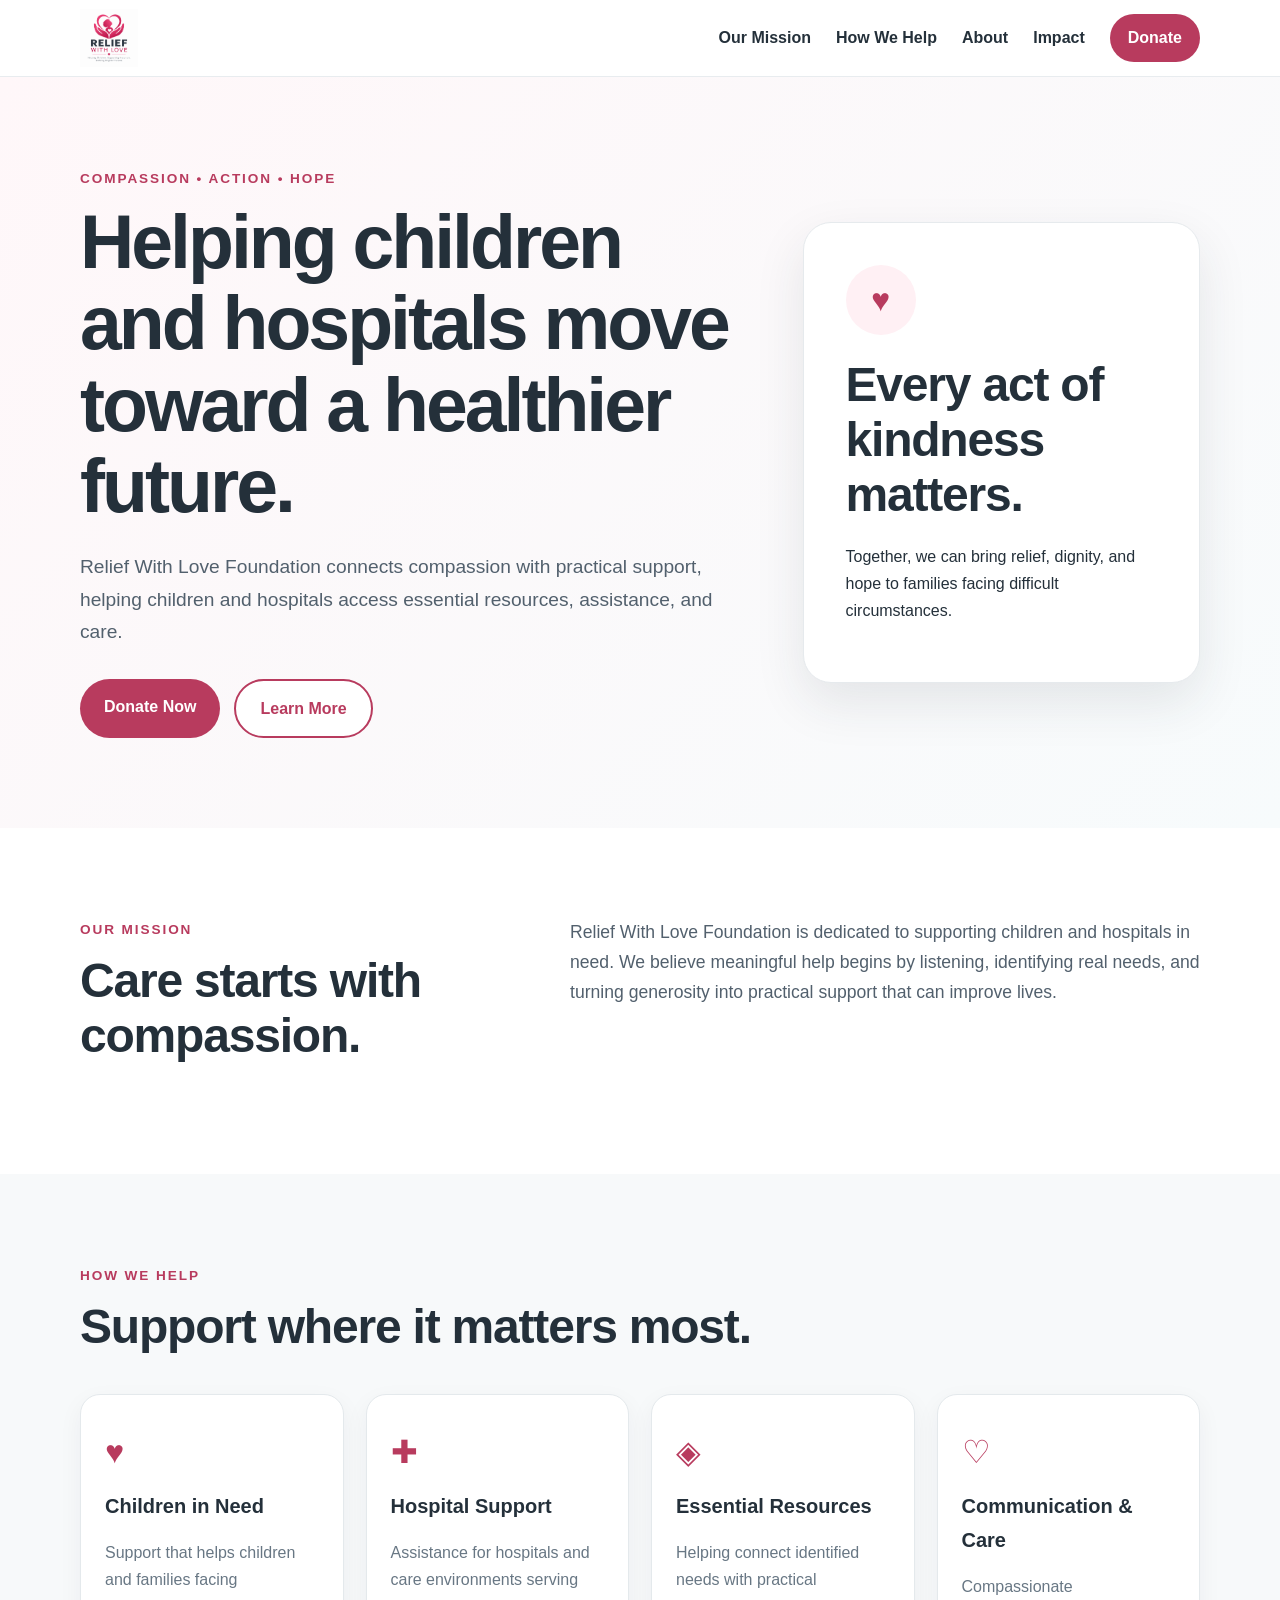
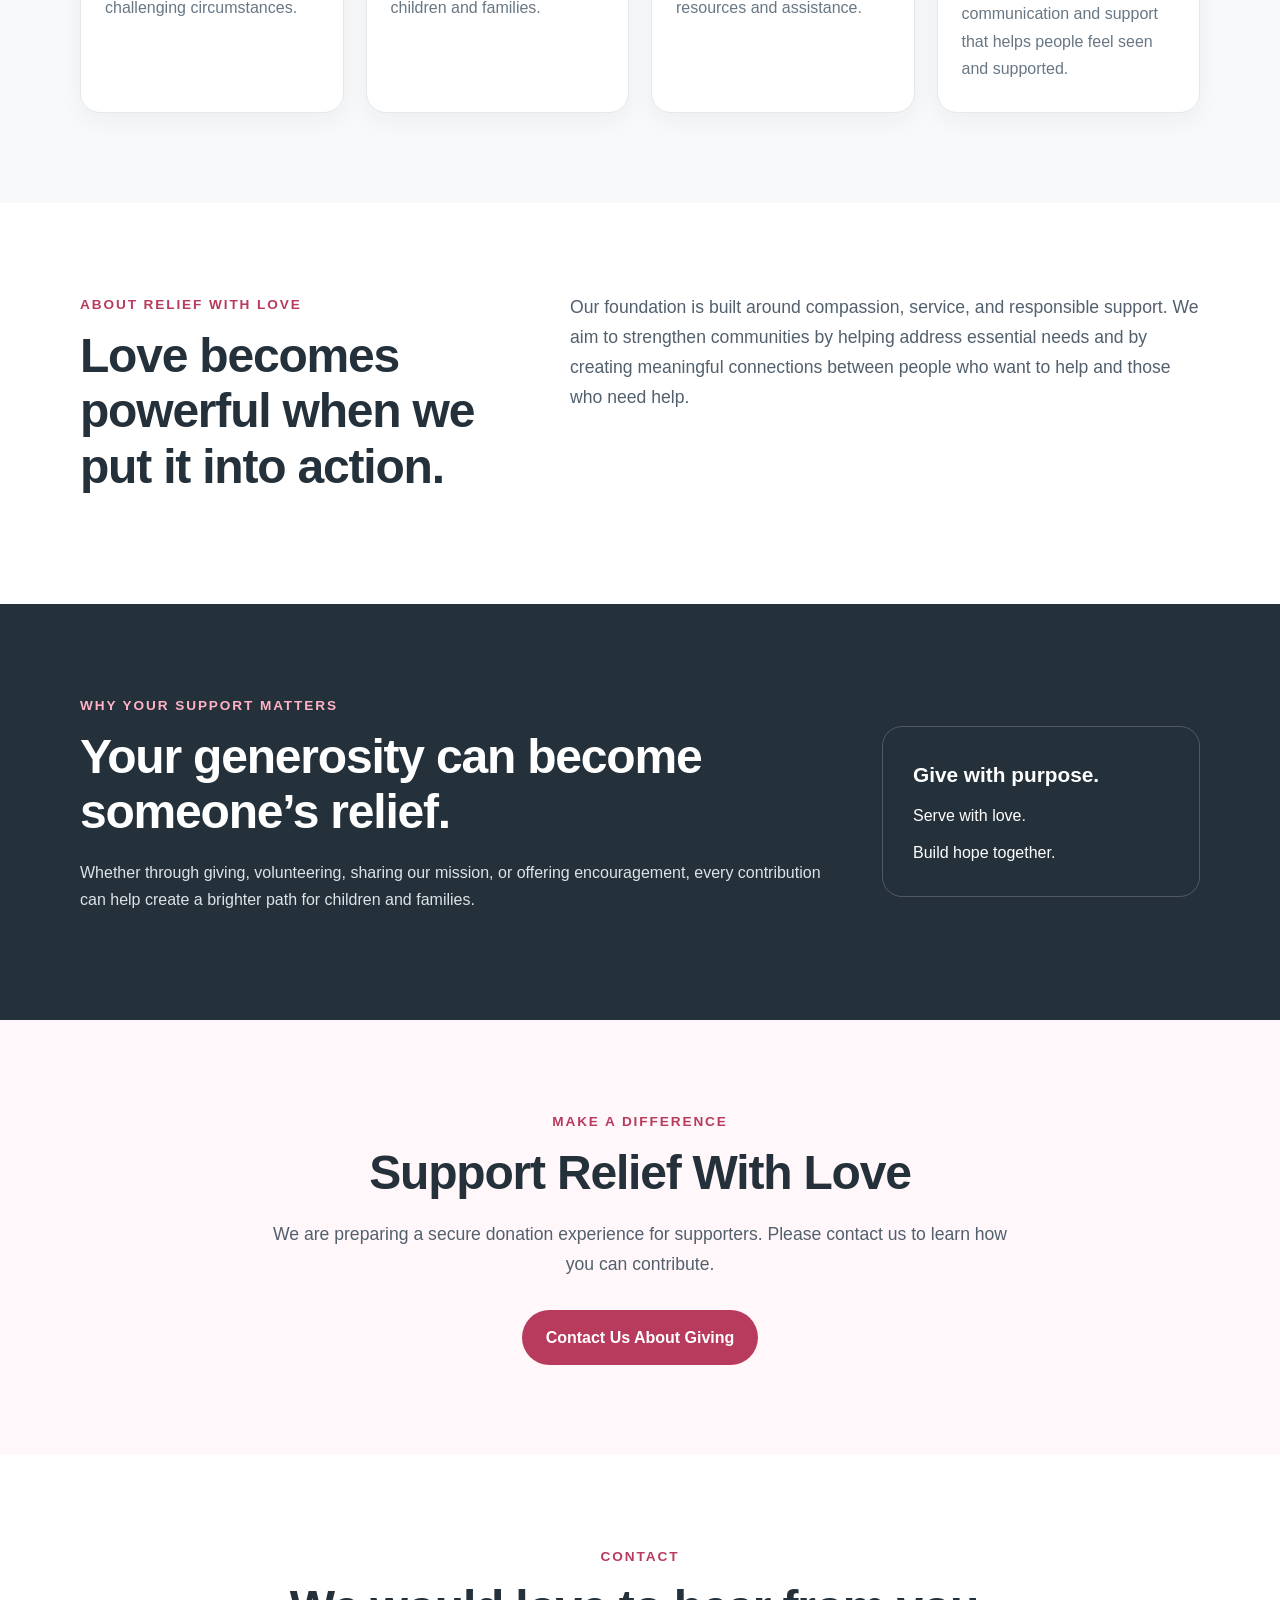
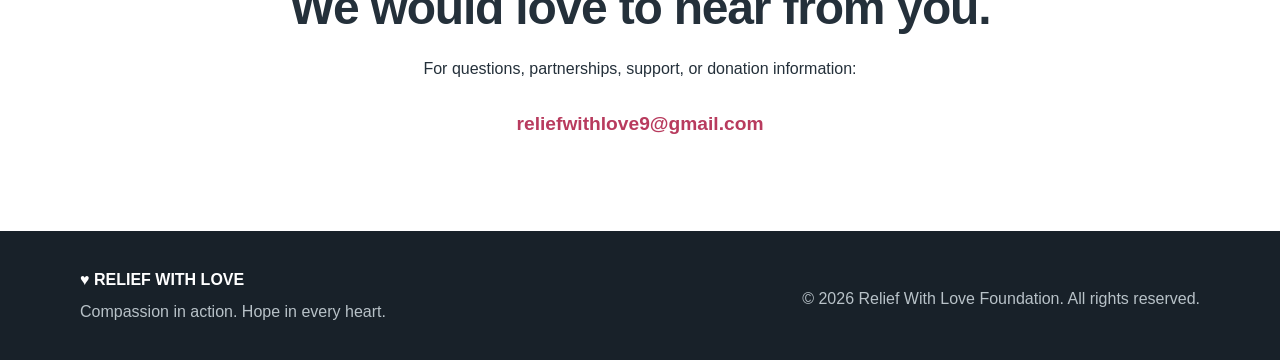
<file: index.html>
<!DOCTYPE html>
<html lang="en">
<head>
  <meta charset="UTF-8">
  <meta name="viewport" content="width=device-width, initial-scale=1.0">
  <meta name="description" content="Relief With Love Foundation supports children and hospitals with essential resources, compassionate assistance, and hope.">
  <title>RELIEF WITH LOVE | Compassion in Action</title>
  <link rel="stylesheet" href="style.css">
</head>

<body>

<header class="header">
  <div class="container nav">
    <a class="logo" href="index.html">
  <img src="0503D2F3-4D78-4268-BEAE-FD641141E26F.png" alt="Relief With Love Foundation logo">
</a>

    <button class="menu-toggle" aria-label="Open menu">☰</button>

    <nav class="nav-links">
      <a href="#mission">Our Mission</a>
      <a href="#programs">How We Help</a>
      <a href="#about">About</a>
      <a href="#impact">Impact</a>
      <a class="nav-donate" href="donate.html">Donate</a>
    </nav>
  </div>
</header>

<main>

<section class="hero">
  <div class="container hero-grid">

    <div>
      <p class="eyebrow">COMPASSION • ACTION • HOPE</p>

      <h1>
        Helping children and hospitals move toward a healthier future.
      </h1>

      <p class="lead">
        Relief With Love Foundation connects compassion with practical support,
        helping children and hospitals access essential resources, assistance,
        and care.
      </p>

      <div class="buttons">
        <a class="button primary" href="donate.html">Donate Now</a>
        <a class="button secondary" href="#mission">Learn More</a>
      </div>
    </div>

    <div class="hero-card">
      <div class="heart">♥</div>

      <h2>Every act of kindness matters.</h2>

      <p>
        Together, we can bring relief, dignity, and hope to families facing
        difficult circumstances.
      </p>
    </div>

  </div>
</section>


<section id="mission" class="section">
  <div class="container two-col">

    <div>
      <p class="eyebrow">OUR MISSION</p>
      <h2>Care starts with compassion.</h2>
    </div>

    <p>
      Relief With Love Foundation is dedicated to supporting children and
      hospitals in need. We believe meaningful help begins by listening,
      identifying real needs, and turning generosity into practical support
      that can improve lives.
    </p>

  </div>
</section>


<section id="programs" class="section soft">
  <div class="container">

    <p class="eyebrow">HOW WE HELP</p>
    <h2>Support where it matters most.</h2>

    <div class="cards">

      <article class="card">
        <span>♥</span>
        <h3>Children in Need</h3>
        <p>
          Support that helps children and families facing challenging
          circumstances.
        </p>
      </article>

      <article class="card">
        <span>✚</span>
        <h3>Hospital Support</h3>
        <p>
          Assistance for hospitals and care environments serving children
          and families.
        </p>
      </article>

      <article class="card">
        <span>◈</span>
        <h3>Essential Resources</h3>
        <p>
          Helping connect identified needs with practical resources
          and assistance.
        </p>
      </article>

      <article class="card">
        <span>♡</span>
        <h3>Communication & Care</h3>
        <p>
          Compassionate communication and support that helps people feel
          seen and supported.
        </p>
      </article>

    </div>
  </div>
</section>


<section id="about" class="section">
  <div class="container two-col">

    <div>
      <p class="eyebrow">ABOUT RELIEF WITH LOVE</p>
      <h2>Love becomes powerful when we put it into action.</h2>
    </div>

    <p>
      Our foundation is built around compassion, service, and responsible
      support. We aim to strengthen communities by helping address essential
      needs and by creating meaningful connections between people who want
      to help and those who need help.
    </p>

  </div>
</section>


<section id="impact" class="section impact">
  <div class="container impact-box">

    <div>
      <p class="eyebrow">WHY YOUR SUPPORT MATTERS</p>

      <h2>Your generosity can become someone’s relief.</h2>

      <p>
        Whether through giving, volunteering, sharing our mission, or offering
        encouragement, every contribution can help create a brighter path
        for children and families.
      </p>
    </div>

    <div class="impact-note">
      <strong>Give with purpose.</strong>
      <span>Serve with love.</span>
      <span>Build hope together.</span>
    </div>

  </div>
</section>


<section id="donate" class="section donate">
  <div class="container donate-box">

    <p class="eyebrow">MAKE A DIFFERENCE</p>

    <h2>Support Relief With Love</h2>

    <p>
      We are preparing a secure donation experience for supporters.
      Please contact us to learn how you can contribute.
    </p>

    <a
      class="button primary"
      href="mailto:reliefwithlove9@gmail.com?subject=Donation%20Information">
      Contact Us About Giving
    </a>

  </div>
</section>


<section id="contact" class="section">
  <div class="container contact">

    <p class="eyebrow">CONTACT</p>

    <h2>We would love to hear from you.</h2>

    <p>
      For questions, partnerships, support, or donation information:
    </p>

    <a class="email" href="mailto:reliefwithlove9@gmail.com">
      reliefwithlove9@gmail.com
    </a>

  </div>
</section>

</main>


<footer>
  <div class="container footer">

    <div>
      <strong>♥ RELIEF WITH LOVE</strong>
      <p>Compassion in action. Hope in every heart.</p>
    </div>

    <p>
      © <span id="year"></span>
      Relief With Love Foundation. All rights reserved.
    </p>

  </div>
</footer>

<script src="main.js"></script>

</body>
</html>
</file>
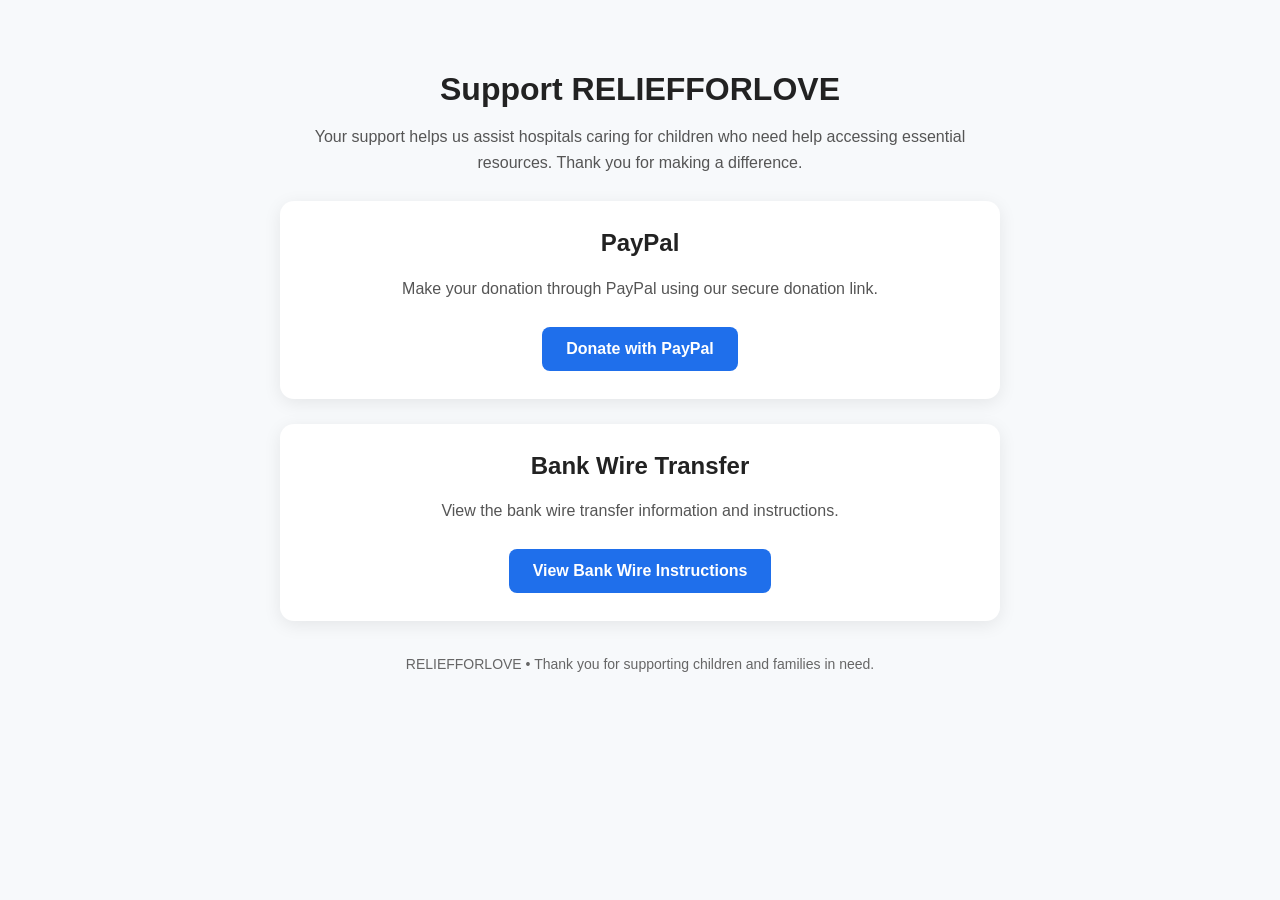
<file: donate.html>
<!DOCTYPE html>
<html lang="en">
<head>
  <meta charset="UTF-8">
  <meta name="viewport" content="width=device-width, initial-scale=1.0">
  <title>Donate | RELIEFFORLOVE</title>
  <style>
    * { box-sizing: border-box; }
    body {
      margin: 0;
      font-family: Arial, sans-serif;
      background: #f7f9fb;
      color: #222;
    }
    .container {
      max-width: 760px;
      margin: 0 auto;
      padding: 50px 20px;
      text-align: center;
    }
    h1 { margin-bottom: 10px; }
    .intro { color: #555; line-height: 1.6; }
    .payment-card {
      background: white;
      margin: 25px 0;
      padding: 28px;
      border-radius: 14px;
      box-shadow: 0 4px 18px rgba(0,0,0,.08);
    }
    .payment-card h2 { margin-top: 0; }
    .payment-card p { color: #555; line-height: 1.5; }
    .button {
      display: inline-block;
      margin-top: 10px;
      padding: 13px 24px;
      border-radius: 8px;
      text-decoration: none;
      font-weight: bold;
      background: #1f6feb;
      color: white;
    }
    .button:hover { opacity: .9; }
    .footer {
      margin-top: 35px;
      font-size: 14px;
      color: #666;
    }
  </style>
</head>
<body>
  <main class="container">
    <h1>Support RELIEFFORLOVE</h1>
    <p class="intro">
      Your support helps us assist hospitals caring for children who need help
      accessing essential resources. Thank you for making a difference.
    </p>

    <section class="payment-card">
      <h2>PayPal</h2>
      <p>Make your donation through PayPal using our secure donation link.</p>
      <a class="button" href="https://www.paypal.com/paypalme/kel1017"
         target="_blank" rel="noopener noreferrer">
        Donate with PayPal
      </a>
    </section>

    <section class="payment-card">
      <h2>Bank Wire Transfer</h2>
      <p>View the bank wire transfer information and instructions.</p>
      <a class="button" href="https://payments.found.com/preview-account-info/TbY4bxbS2ww2"
         target="_blank" rel="noopener noreferrer">
        View Bank Wire Instructions
      </a>
    </section>

    <p class="footer">
      RELIEFFORLOVE &bull; Thank you for supporting children and families in need.
    </p>
  </main>
</body>
</html>
</file>
<file: style.css>
* {
  box-sizing: border-box;
}

html {
  scroll-behavior: smooth;
}

body {
  margin: 0;
  font-family: Arial, Helvetica, sans-serif;
  color: #24303a;
  background: #ffffff;
  line-height: 1.7;
}

a {
  color: inherit;
  text-decoration: none;
}

.container {
  width: min(1120px, 92%);
  margin: 0 auto;
}

/* HEADER */

.header {
  position: sticky;
  top: 0;
  z-index: 1000;
  background: rgba(255, 255, 255, 0.97);
  border-bottom: 1px solid #e8ecef;
}

.nav {
  min-height: 76px;
  display: flex;
  align-items: center;
  justify-content: space-between;
  gap: 30px;
}

.logo {
  font-size: 1.25rem;
  font-weight: 800;
  letter-spacing: 0.04em;
  color: #b83b5e;
}

.nav-links {
  display: flex;
  align-items: center;
  gap: 25px;
  font-weight: 600;
}

.nav-links a:hover {
  color: #b83b5e;
}

.nav-donate {
  background: #b83b5e;
  color: white;
  padding: 10px 18px;
  border-radius: 999px;
}

.nav-donate:hover {
  color: white !important;
  background: #96304c;
}

.menu-toggle {
  display: none;
  border: 0;
  background: transparent;
  font-size: 1.7rem;
  cursor: pointer;
}

/* HERO */

.hero {
  background: linear-gradient(135deg, #fff7f9 0%, #f7fbfc 100%);
  padding: 90px 0;
}

.hero-grid {
  display: grid;
  grid-template-columns: 1.25fr 0.75fr;
  gap: 60px;
  align-items: center;
}

.eyebrow {
  margin: 0 0 12px;
  color: #b83b5e;
  font-weight: 800;
  font-size: 0.85rem;
  letter-spacing: 0.14em;
}

h1 {
  margin: 0 0 24px;
  font-size: clamp(2.5rem, 6vw, 4.7rem);
  line-height: 1.08;
  letter-spacing: -0.04em;
}

h2 {
  margin: 0 0 20px;
  font-size: clamp(2rem, 4vw, 3rem);
  line-height: 1.15;
  letter-spacing: -0.025em;
}

h3 {
  margin: 10px 0;
  font-size: 1.25rem;
}

.lead {
  max-width: 700px;
  font-size: 1.2rem;
  color: #52606d;
}

.buttons {
  display: flex;
  flex-wrap: wrap;
  gap: 14px;
  margin-top: 30px;
}

.button {
  display: inline-block;
  padding: 14px 24px;
  border-radius: 999px;
  font-weight: 800;
  transition: 0.2s ease;
}

.button:hover {
  transform: translateY(-2px);
}

.primary {
  background: #b83b5e;
  color: white;
}

.primary:hover {
  background: #96304c;
}

.secondary {
  border: 2px solid #b83b5e;
  color: #b83b5e;
  background: white;
}

.secondary:hover {
  background: #fff1f4;
}

.hero-card {
  padding: 42px;
  background: white;
  border: 1px solid #e6eaed;
  border-radius: 28px;
  box-shadow: 0 20px 50px rgba(40, 50, 60, 0.1);
}

.heart {
  width: 70px;
  height: 70px;
  display: grid;
  place-items: center;
  margin-bottom: 22px;
  border-radius: 50%;
  background: #fff0f4;
  color: #b83b5e;
  font-size: 2rem;
}

/* SECTIONS */

.section {
  padding: 90px 0;
}

.soft {
  background: #f7f9fa;
}

.two-col {
  display: grid;
  grid-template-columns: 0.8fr 1.2fr;
  gap: 70px;
  align-items: start;
}

.two-col > p {
  margin: 0;
  font-size: 1.1rem;
  color: #52606d;
}

/* CARDS */

.cards {
  display: grid;
  grid-template-columns: repeat(4, 1fr);
  gap: 22px;
  margin-top: 40px;
}

.card {
  background: white;
  padding: 30px 24px;
  border-radius: 20px;
  border: 1px solid #e4e9ec;
  box-shadow: 0 8px 25px rgba(30, 40, 50, 0.05);
}

.card > span {
  font-size: 2rem;
  color: #b83b5e;
}

.card p {
  margin-bottom: 0;
  color: #687784;
}

/* IMPACT */

.impact {
  background: #24303a;
  color: white;
}

.impact-box {
  display: grid;
  grid-template-columns: 1.4fr 0.6fr;
  gap: 60px;
  align-items: center;
}

.impact .eyebrow {
  color: #ffb3c5;
}

.impact p {
  color: #dce3e7;
}

.impact-note {
  padding: 30px;
  border: 1px solid rgba(255, 255, 255, 0.2);
  border-radius: 20px;
  display: flex;
  flex-direction: column;
  gap: 10px;
}

.impact-note strong {
  font-size: 1.3rem;
}

/* DONATE */

.donate {
  background: #fff7f9;
  text-align: center;
}

.donate-box {
  max-width: 760px;
}

.donate-box p:not(.eyebrow) {
  color: #52606d;
  font-size: 1.1rem;
  margin-bottom: 30px;
}

/* CONTACT */

.contact {
  text-align: center;
  max-width: 800px;
}

.email {
  display: inline-block;
  margin-top: 10px;
  color: #b83b5e;
  font-size: 1.2rem;
  font-weight: 800;
}

.email:hover {
  text-decoration: underline;
}

/* FOOTER */

footer {
  background: #182129;
  color: white;
  padding: 35px 0;
}

.footer {
  display: flex;
  justify-content: space-between;
  gap: 30px;
  align-items: center;
}

.footer p {
  margin: 5px 0 0;
  color: #b8c2c8;
}

.footer > p {
  text-align: right;
}

/* MOBILE */

@media (max-width: 850px) {

  .nav {
    min-height: 68px;
  }

  .menu-toggle {
    display: block;
  }

  .nav-links {
    display: none;
    position: absolute;
    left: 4%;
    right: 4%;
    top: 68px;
    padding: 20px;
    background: white;
    border: 1px solid #e4e9ec;
    border-radius: 18px;
    box-shadow: 0 15px 35px rgba(30, 40, 50, 0.12);
    flex-direction: column;
    align-items: stretch;
  }

  .nav-links.open {
    display: flex;
  }

  .nav-links a {
    padding: 10px;
  }

  .hero {
    padding: 65px 0;
  }

  .hero-grid,
  .two-col,
  .impact-box {
    grid-template-columns: 1fr;
    gap: 35px;
  }

  .cards {
    grid-template-columns: 1fr 1fr;
  }

  .section {
    padding: 65px 0;
  }

  .footer {
    flex-direction: column;
    align-items: flex-start;
  }

  .footer > p {
    text-align: left;
  }
}

@media (max-width: 560px) {

  h1 {
    font-size: 2.5rem;
  }

  .cards {
    grid-template-columns: 1fr;
  }

  .hero-card {
    padding: 28px;
  }

  .buttons {
    flex-direction: column;
  }

  .button {
    text-align: center;
    width: 100%;
  }
}.logo img {
  height: 58px;
  width: auto;
  display: block;
}
</file>
